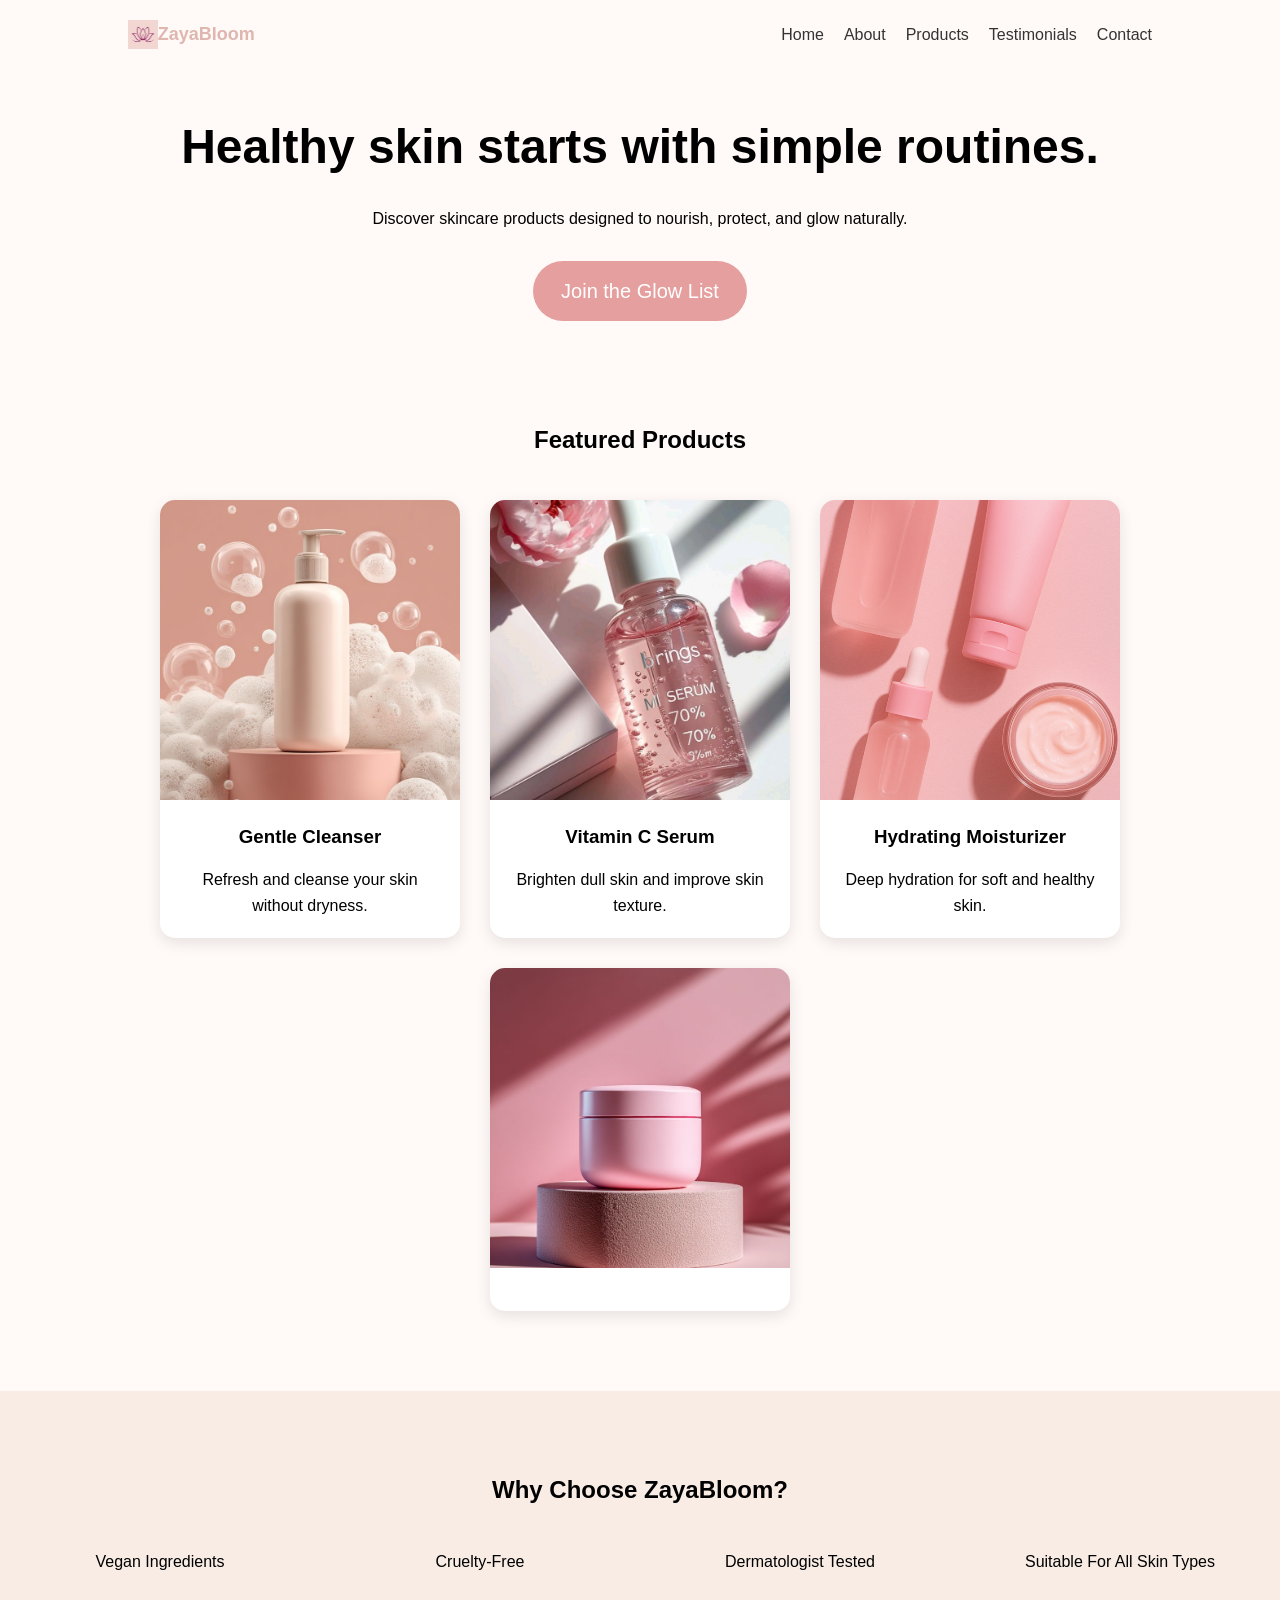
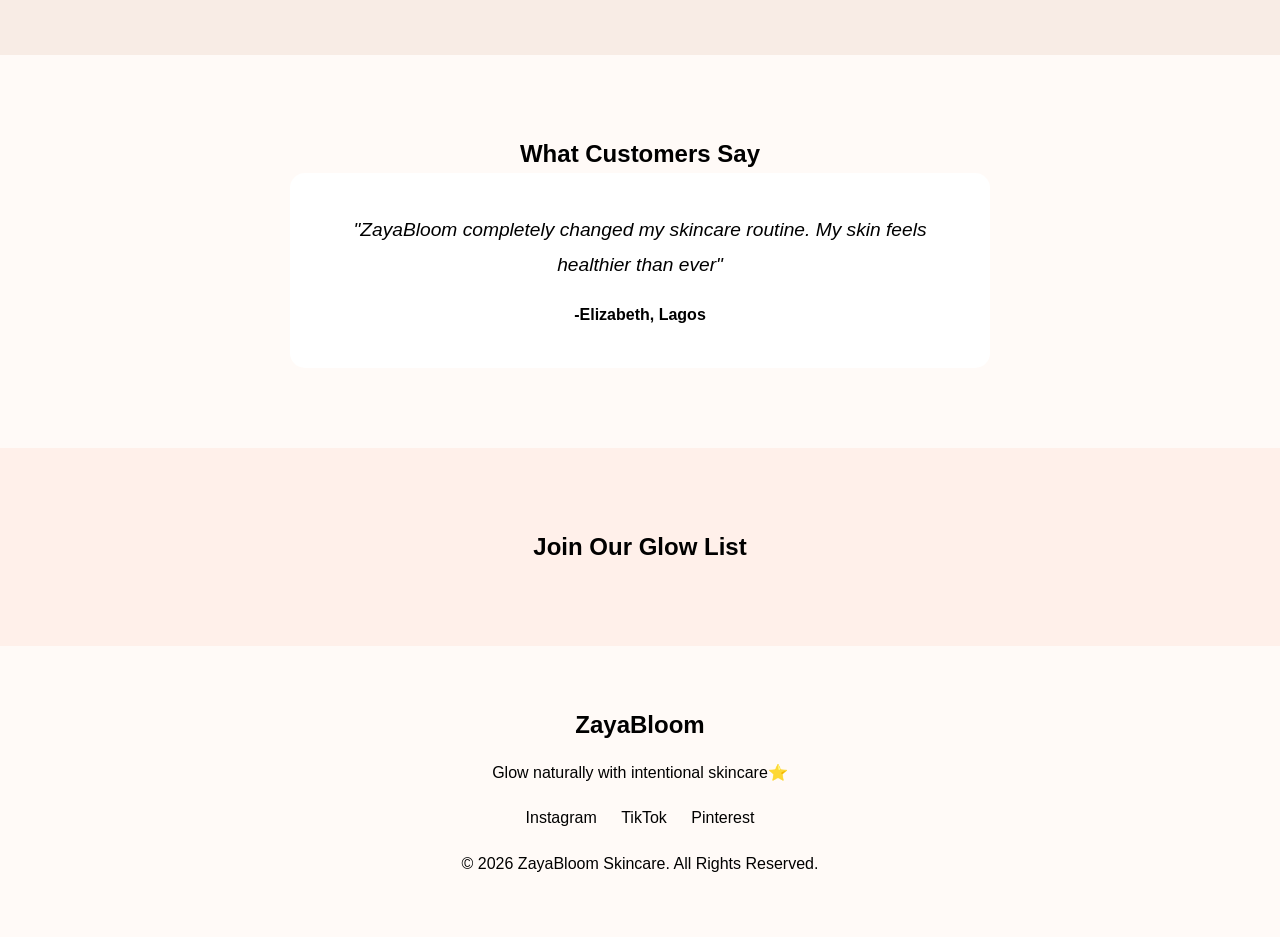
<file: index.html>
<!DOCTYPE html>
<html lang="en">
<head>
    <meta charset="UTF-8">
    <meta name="viewport" content="width=device-width, initial-scale=1.0">
    <title>ZayaBloom Website</title>
    <link rel="stylesheet" href="style.css">
    <!-- MailerLite Universal -->
<script>
    (function(w,d,e,u,f,l,n){w[f]=w[f]||function(){(w[f].q=w[f].q||[])
    .push(arguments);},l=d.createElement(e),l.async=1,l.src=u,
    n=d.getElementsByTagName(e)[0],n.parentNode.insertBefore(l,n);})
    (window,document,'script','https://assets.mailerlite.com/js/universal.js','ml');
    ml('account', '2338097');
</script>
<!-- End MailerLite Universal -->
</head>
<body>
    <header>
        <nav>
            <div class="logo">
            <img src="./assets/image/Screenshot (197).png" class="logo-img" alt="Logo Image">
            <h1 class="logo-text">ZayaBloom</h1>
            </div>
            <div class="menu-toggle" id="menu-toggle">&#9776;</div>
            <ul class="nav-links">
                <li><a href="#home">Home</a></li>
                <li><a href="#about">About</a> </li>
                <li><a href="#products">Products</a></li>
                <li><a href="#testimonials">Testimonials</a></li>
                <li><a href="#contact">Contact</a></li>
            </ul>
        </nav>

        <div class="hero-content">
            <h2>Healthy skin starts with simple routines.</h2>
            <p>Discover skincare products designed to nourish, protect, and glow naturally.</p>
            <a href="#signup" class="btn">Join the Glow List</a>
        </div>
    </header>

    <section class="products hidden">
        <h2>Featured Products</h2>
        <div class="product-container">
            <div class="product-card">
                <img src="./assets/image/skincare cleanser.jpg" alt="image of a cleanser">
                <h3>Gentle Cleanser</h3>
                <p>Refresh and cleanse your skin without dryness.</p>
            </div>

            <div class="product-card">
                <img src="./assets/image/vitamin c serum 2.jpg" alt="image of vitamin c serum">
                <h3>Vitamin C Serum</h3>
                <p>Brighten dull skin and improve skin texture.</p>
            </div>

            <div class="product-card">
                <img src="./assets/image/skincare image.png" alt="image of a moisturizer">
                <h3>Hydrating Moisturizer</h3>
                <p>Deep hydration for soft and healthy skin.</p>
            </div>

            <div class="product-card">
                <img src="./assets/image/skincare image2.jpg" alt="">
                <h3></h3>
                <p></p>
            </div>
        </div>
    </section>

    <section class="benefits hidden">
        <h2>Why Choose ZayaBloom?</h2>
        <div class="benefit-items">
            <div>Vegan Ingredients</div>
            <div>Cruelty-Free</div>
            <div>Dermatologist Tested</div>
            <div>Suitable For All Skin Types</div>
        </div>
    </section>

    <section class="testimonial-slider hidden">
        <h2>What Customers Say</h2>

        <div class="testimonial active">
            <p><i>"ZayaBloom completely changed my skincare routine. My skin feels healthier than ever"</i></p>
            <h4>-Elizabeth, Lagos</h4>
        </div>

        <div class="testimonial">
            <p><i>"I got the vitamin c serum and my face has moved from grass, to grace ever since. Thank you ZayaBloom!"</i></p>
            <h4>Tomilayo, Ibadan</h4>
        </div>

        <div class="testimonial">
            <p><i>"I ordered the acne set for my boyfriend whose face has stubborn acne that had refused to go for a while before I met
                ZayaBloom. Now, he can't stop thanking me for getting it because his face is so much better!"</i></p>
            <h4>Faithfulness, Abuja</h4>
        </div>
    </section>

    <section class="signup" id="signup">
        <h2>Join Our Glow List</h2>
        <div class="ml-embedded" data-form="9kiieK"></div>
    </section>

    <footer>
        <div class="footer-content">
            <h2>ZayaBloom</h2>
            <p>Glow naturally with intentional skincare⭐ </p>
            <div class="socials">
                <a href="">Instagram</a>
                <a href="">TikTok</a>
                <a href="">Pinterest</a>
            </div>
        </div>
        <p>&copy; 2026 ZayaBloom Skincare. All Rights Reserved.</p>
    </footer>
    <script>
        document.addEventListener("DOMContentLoaded", function () {
            const menuToggle = document.getElementById("menu-toggle");
            const navLinks = document.querySelector(".nav-links");

            menuToggle.addEventListener("click", function () {
            navLinks.classList.toggle("active");
        });
        });
        
        const hiddenElements = document.querySelectorAll(".hidden");

window.addEventListener("scroll", () => {

  hiddenElements.forEach(el => {

    const elementTop = el.getBoundingClientRect().top;

    if(elementTop < window.innerHeight - 100){
      el.classList.add("show");
    }

  });

});

        const testimonials = document.querySelectorAll(".testimonial");
        let currentTestimonial = 0;
        function showTestimonial(){
              testimonials.forEach(testimonial => {
         testimonial.classList.remove("active");
        });
        testimonials[currentTestimonial].classList.add("active");
        currentTestimonial++;
        if(currentTestimonial >= testimonials.length){
            currentTestimonial = 0;
        }
    }
    showTestimonial();
    setInterval(showTestimonial, 4000);
    </script>
</body>
</html>
</file>
<file: style.css>
* {
    margin: 0;
    padding: 0;
    box-sizing: border-box;
}
body {
    font-family: Arial, Helvetica, sans-serif;
    line-height: 1.6;
    background: #fffaf7;
}
nav {
    display: flex;
    justify-content: space-between;
    align-items: center;
    padding: 20px 10%;
}
.logo {
    display: flex;
    transition: all 0.3 ease;
}
.logo:hover {
    transform: scale(1.05);
}
.logo-text {
    font-family: 'Gill Sans', 'Gill Sans MT', Calibri, 'Trebuchet MS', sans-serif;
    font-size: large;
    font-weight: bold;
    font-style: normal;
    color: #dfb6b0;
}
.logo-img {
    width: 5%;
}
.nav-links {
    display: flex;
    gap: 20px;
    list-style: none;
}
.nav-links a{
    text-decoration: none;
    color: #333;
}
.nav-links a:hover {
    color: pink;
}
.menu-toggle {
    display: none;
    font-size: 2rem;
    cursor: pointer;
}
.hero {
    min-height: 100vh;
}
.hero-content {
    text-align: center;
    margin-top: 20px;
    padding: 20px;
}
.hero-content h2 {
    font-size: 3rem;
    margin-bottom: 20px;
}
.hero-content p {
    max-width: 600px;
    margin: auto;
    margin-bottom: 30px;
}
section {
    padding: 100px 10%;
}
.btn {
    display: inline-block;
    text-decoration: none;
    font-size: 20px;
    background-color: #e59f9f;
    color: white;
    padding: 14px 28px;
    border-radius: 30px;
    transition: all 0.3s ease;
}
.btn:hover {
    background-color: rgb(221, 124, 140);
    transform: scale(1.05);

}
.hidden{
  opacity:0;
  transform:translateY(50px);
  transition:all 1s ease;
}

.show{
  opacity:1;
  transform:translateY(0);
}
.products {
    padding: 80px 10%;
    text-align: center;
}
.product-container {
    display: flex;
    gap: 30px;
    margin-top: 40px;
    flex-wrap: wrap;
    justify-content: center;
}
.product-card {
    background-color: white;
    width: 300px;
    border-radius: 15px;
    overflow: hidden;
    box-shadow: 0 5px 15px rgba(0,0,0,0.1);
}
.product-card img {
    width: 100%;
    height: 300px;
    object-fit: cover;
}
.product-card h3 {
    margin: 15px 0;
}
.product-card p {
    padding: 0 20px 20px;
}
.benefits {
    padding: 80px 10px;
    background-color: #f8ece5;
    text-align: center;
}
.benefit-items {
    display: grid;
    grid-template-columns: repeat(auto-fit, minmax(200px, 1fr));
    gap: 20px;
    margin-top: 40px;
}
.testimonial-slider {
    padding: 80px 10%;
    text-align: center;
}
.testimonial {
    display: none;
    text-align: center;
    max-width: 700px;
    margin: auto;
    background-color: white;
    padding: 40px;
    border-radius: 15px;
}
.testimonial.active {
    display: block;
}
.testimonial p {
    font-size: 1.2rem;
    line-height: 1.8;
}
.testimonial h4 {
    margin-top: 20px;
}
.signup {
    padding: 80px 10%;
    text-align: center;
    background-color: #fff0ea;
}
.message {
    margin-top: 20px;
    color: green;
}
footer {
    background-color: #fffaf7;
    padding: 60px 10%;
    text-align: center;
}
.footer-content h2 {
    margin-bottom: 15px;
}
.socials {
    margin: 20px 0
}
.socials a {
    margin: 0 10px;
    text-decoration: none;
    color: black;
}
.socials a:hover {
    color: #e59f9f;
}

@media(max-width: 768px) {
    nav {
        flex-direction: column;
        gap: 20px;
    }
    .nav-links {
        display: none;
        flex-direction: column;
        position: absolute;
        top: 80px;
        right: 20px;
        background: #fff9f5;
        width: 200px;
        padding: 20px;
        border: 2px solid red;
        border-radius: 12px;
        box-shadow: 0 10px 20px rgba(0,0,0,0.1);
        z-index: 999;
    }
    .nav-links.active {
        display: flex;
    }
    .menu-toggle {
        display: block;
    }
    .hero-content h2 {
        font-size: 2rem;
    }
}
</file>
